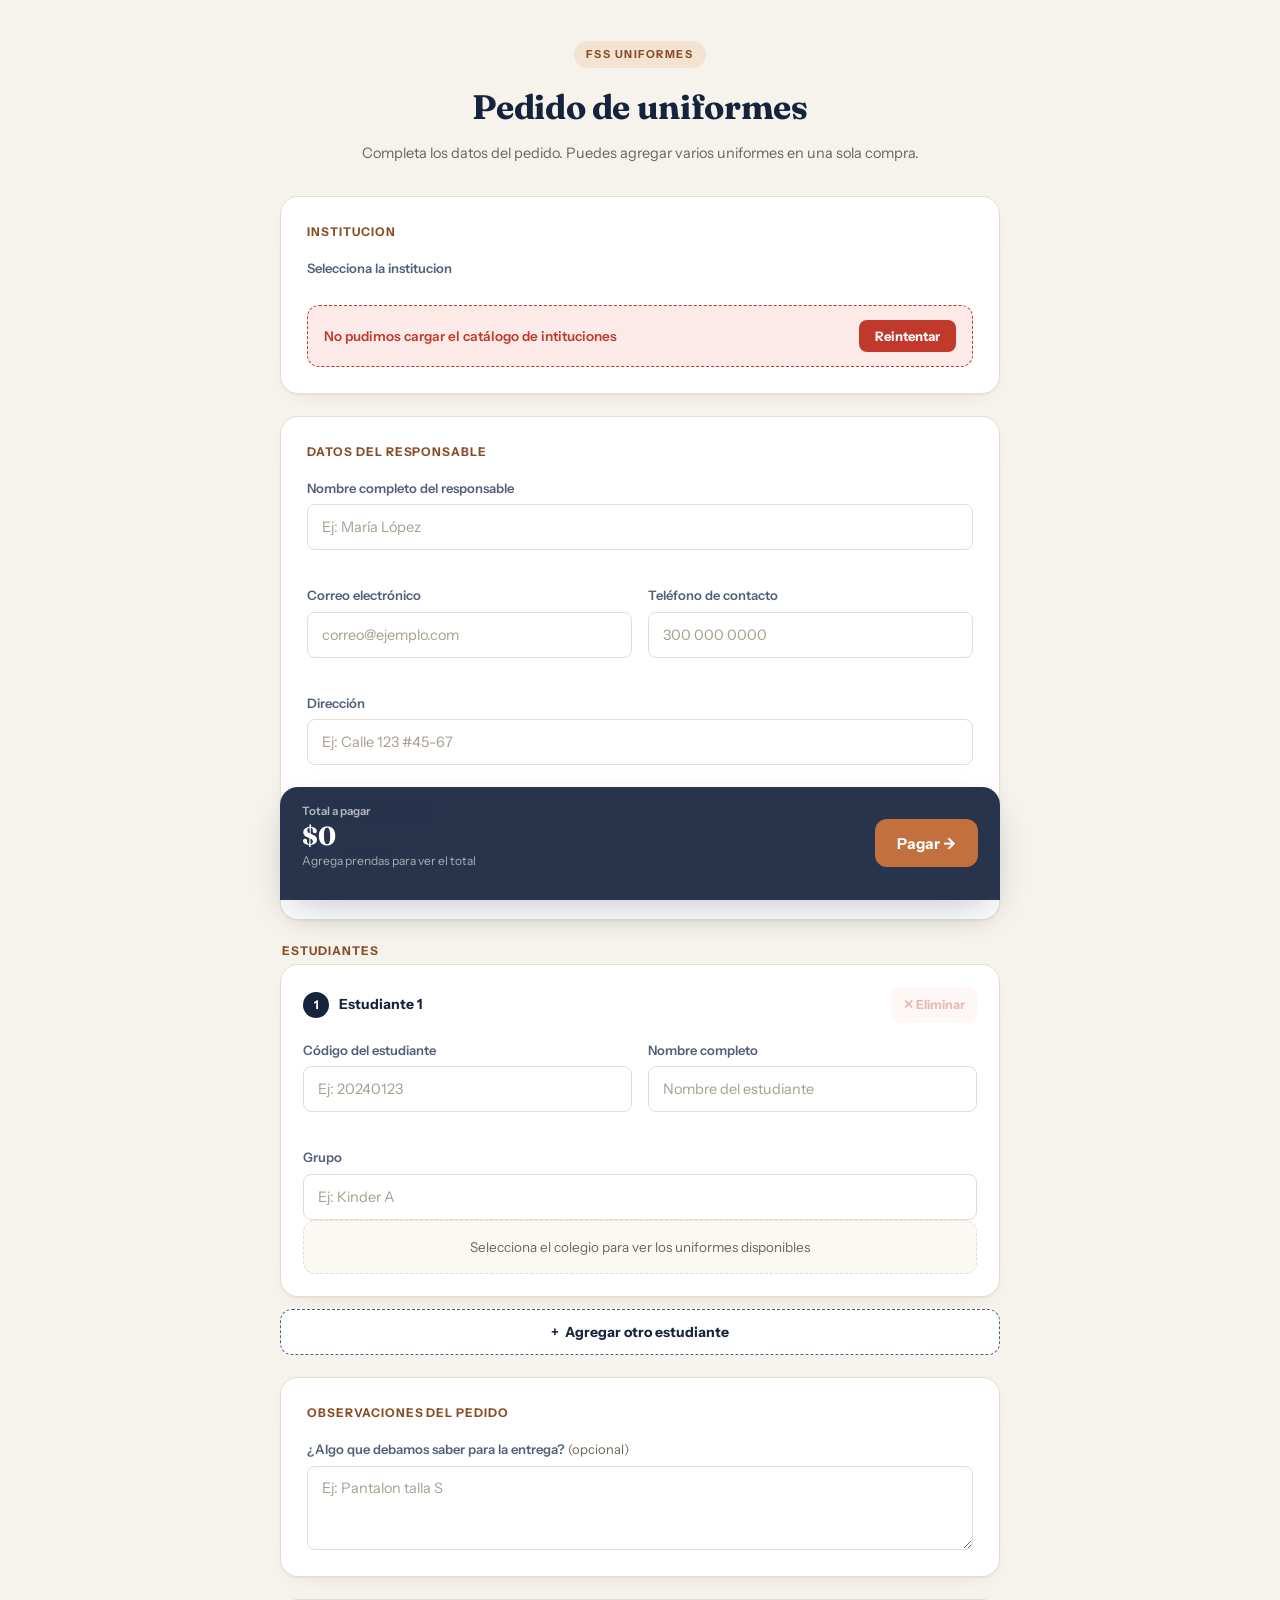
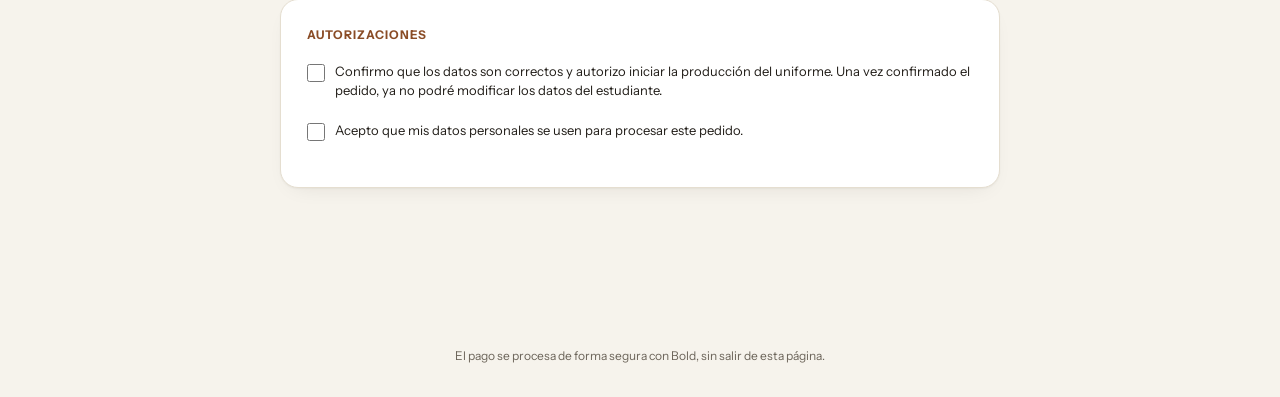
<file: index.html>
<!doctype html>
<html lang="es">
  <head>
    <meta charset="UTF-8" />
    <meta name="viewport" content="width=device-width, initial-scale=1.0" />
    <title>Pedido de Uniformes</title>
    <link rel="preconnect" href="https://fonts.googleapis.com" />
    <link rel="preconnect" href="https://fonts.gstatic.com" crossorigin />
    <link
      href="https://fonts.googleapis.com/css2?family=Fraunces:ital,wght@0,600;0,700;1,500&family=Instrument+Sans:wght@400;500;600;700&display=swap"
      rel="stylesheet"
    />
    <link rel="stylesheet" href="index.css" />
    <!--
      La librería de Bold NO se carga aquí a propósito.
      Se inyecta desde index.js junto con el script del botón: si se carga
      antes, escanea el DOM cuando el botón todavía no existe y nunca lo
      renderiza.
    -->
  </head>
  <body>
    <div class="header">
      <span class="eyebrow">FSS Uniformes</span>
      <h1>Pedido de uniformes</h1>
      <p>
        Completa los datos del pedido. Puedes agregar varios uniformes en
        una sola compra.
      </p>
    </div>

    <form id="form" novalidate>
      <div class="wrap">
        <!-- Selección de colegio -->
        <div class="card">
          <div class="card-title">Institucion</div>
          <div class="fields">
            <div class="field full">
              <label for="colegio">Selecciona la institucion</label>

              <div class="skeleton-select" id="colegio-skeleton"></div>

              <select id="colegio" hidden>
                <option value="" disabled selected>
                  Selecciona la institucion
                </option>
              </select>
              <span class="field-error" id="colegio-error"></span>

              <div class="catalog-error" id="catalog-error" hidden role="alert">
                <p>No pudimos cargar el catálogo de intituciones</p>
                <button type="button" class="btn-retry" id="btn-retry-catalog">
                  Reintentar
                </button>
              </div>
            </div>
          </div>
        </div>

        <!-- Datos del acudiente -->
        <div class="card">
          <div class="card-title">Datos del responsable</div>
          <div class="fields">
            <div class="field full">
              <label for="nombre_padre">Nombre completo del responsable</label>
              <input id="nombre_padre" placeholder="Ej: María López" />
              <span class="field-error"></span>
            </div>
            <div class="field">
              <label for="email">Correo electrónico</label>
              <input id="email" type="email" placeholder="correo@ejemplo.com" />
              <span class="field-error"></span>
            </div>
            <div class="field">
              <label for="telefono">Teléfono de contacto</label>
              <input
                id="telefono"
                type="tel"
                inputmode="numeric"
                placeholder="300 000 0000"
              />
              <span class="field-error"></span>
            </div>
            <div class="field full">
              <label for="direccion">Dirección</label>
              <input
                id="direccion"
                type="text"
                placeholder="Ej: Calle 123 #45-67"
              />
              <span class="field-error"></span>
            </div>
            <div class="field">
              <label for="cedula">Cédula de ciudadanía</label>
              <input
                id="cedula"
                type="text"
                inputmode="numeric"
                pattern="[0-9]*"
                placeholder="1234567890"
              />
              <span class="field-error"></span>
            </div>
          </div>
        </div>

        <!-- Estudiantes -->
        <div>
          <div class="students-header">
            <div class="students-title">Estudiantes</div>
          </div>
          <div class="students-section" id="estudiantes"></div>
          <div style="margin-top: 12px">
            <button type="button" class="btn-add" id="btn-agregar">
              <span aria-hidden="true">+</span> Agregar otro estudiante
            </button>
          </div>
        </div>

        <!-- Observaciones del pedido -->
        <div class="card">
          <div class="card-title">Observaciones del pedido</div>
          <div class="fields">
            <div class="field full">
              <label for="notas_pedido"
                >¿Algo que debamos saber para la entrega?
                <span class="opt">(opcional)</span></label
              >
              <textarea
                id="notas_pedido"
                rows="3"
                placeholder="Ej: Pantalon talla S"
              ></textarea>
            </div>
          </div>
        </div>

        <!-- Autorizaciones -->
        <div class="card">
          <div class="card-title">Autorizaciones</div>
          <div class="fields">
            <div class="field full">
              <label class="check-label">
                <input type="checkbox" id="terminos-produccion" />
                <span
                  >Confirmo que los datos son correctos y autorizo iniciar la
                  producción del uniforme. Una vez confirmado el pedido, ya no
                  podré modificar los datos del estudiante.</span
                >
              </label>
              <label class="check-label">
                <input type="checkbox" id="terminos-datos" />
                <span
                  >Acepto que mis datos personales se usen para procesar este
                  pedido.</span
                >
              </label>
              <span class="field-error" id="autorizaciones-error"></span>
            </div>
          </div>
        </div>
      </div>

      <!-- Total, siempre visible -->
      <div class="total-bar" id="total-bar">
        <div class="total-info">
          <span class="total-label">Total a pagar</span>
          <span class="total-value" id="total-value">$0</span>
          <span class="total-sub" id="total-sub"
            >Agrega prendas para ver el total</span
          >
          <span class="field-error" id="total-error"></span>
        </div>
        <button type="submit" class="btn-submit" id="btn-submit">
          <span class="spinner" id="spinner"></span>
          <span id="btn-texto">Pagar →</span>
        </button>
      </div>
      <p class="submit-error" id="submit-error" aria-live="polite"></p>
      <p class="nota">
        El pago se procesa de forma segura con Bold, sin salir de esta página.
      </p>
    </form>

    <!--
      Contenedor del botón de Bold. Va fuera de pantalla en lugar de
      display:none, porque un elemento oculto puede no renderizarse ni
      recibir el click programático.
    -->
    <div
      id="bold-button-container"
      style="position: absolute; left: -9999px; top: 0"
    ></div>

    <script src="index.js"></script>
  </body>
</html>
</file>
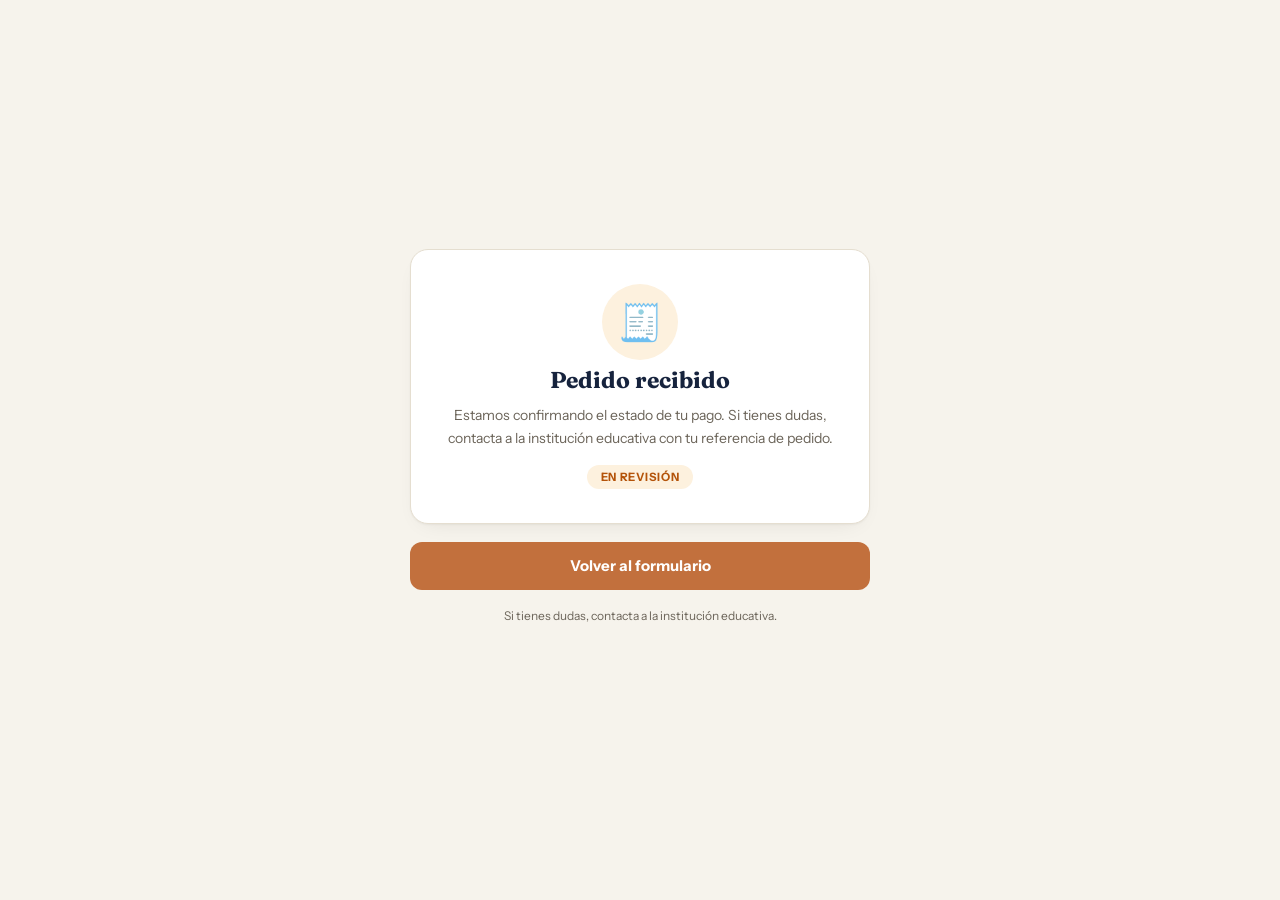
<file: pago-terminado.html>
<!doctype html>
<html lang="es">
  <head>
    <meta charset="UTF-8" />
    <meta name="viewport" content="width=device-width, initial-scale=1.0" />
    <title>Resultado del pago — Uniformes</title>
    <link rel="preconnect" href="https://fonts.googleapis.com" />
    <link rel="preconnect" href="https://fonts.gstatic.com" crossorigin />
    <link
      href="https://fonts.googleapis.com/css2?family=Fraunces:ital,wght@0,600;0,700;1,500&family=Instrument+Sans:wght@400;500;600;700&display=swap"
      rel="stylesheet"
    />
    <style>
      *,
      *::before,
      *::after {
        box-sizing: border-box;
        margin: 0;
        padding: 0;
      }

      :root {
        --font-display: "Fraunces", serif;
        --font-body: "Instrument Sans", sans-serif;

        --navy: #16233d;
        --accent: #c2703d;
        --accent-dark: #8a4c26;
        --accent-soft: #f3e3d3;
        --success: #2f7d5f;
        --success-soft: #e4f1ec;
        --danger: #c0392b;
        --danger-soft: #fbeae7;
        --pending: #b45309;
        --pending-soft: #fdf1de;

        --bg: #f6f3ec;
        --surface: #ffffff;
        --border: #e5ded0;
        --text: #211d18;
        --muted: #6b6459;
      }

      body {
        font-family: var(--font-body);
        background: var(--bg);
        color: var(--text);
        min-height: 100vh;
        display: flex;
        flex-direction: column;
        align-items: center;
        justify-content: center;
        padding: 32px 16px 60px;
      }

      .wrap {
        max-width: 460px;
        width: 100%;
        display: flex;
        flex-direction: column;
        gap: 18px;
      }

      .icon-circle {
        width: 76px;
        height: 76px;
        border-radius: 50%;
        display: flex;
        align-items: center;
        justify-content: center;
        font-size: 36px;
        margin: 0 auto 6px;
      }
      .icon-circle.success {
        background: var(--success-soft);
      }
      .icon-circle.error {
        background: var(--danger-soft);
      }
      .icon-circle.pending {
        background: var(--pending-soft);
      }

      .card {
        background: var(--surface);
        border: 1px solid var(--border);
        border-radius: 18px;
        padding: 34px 26px;
        text-align: center;
        box-shadow: 0 1px 2px rgba(33, 29, 24, 0.04), 0 8px 24px -14px rgba(33, 29, 24, 0.14);
      }

      .card h1 {
        font-family: var(--font-display);
        font-size: 23px;
        font-weight: 700;
        color: var(--navy);
        margin-bottom: 10px;
      }

      .card p {
        font-size: 14px;
        color: var(--muted);
        line-height: 1.6;
      }

      .ref-box {
        background: var(--bg);
        border: 1px solid var(--border);
        border-radius: 10px;
        padding: 12px 16px;
        margin-top: 22px;
        font-size: 13px;
        color: var(--muted);
      }
      .ref-box strong {
        display: block;
        font-size: 15px;
        color: var(--text);
        margin-top: 4px;
        letter-spacing: 0.03em;
      }

      .badge-status {
        display: inline-block;
        padding: 5px 14px;
        border-radius: 999px;
        font-size: 11.5px;
        font-weight: 700;
        letter-spacing: 0.06em;
        text-transform: uppercase;
        margin-top: 16px;
      }
      .badge-status.success {
        background: var(--success-soft);
        color: var(--success);
      }
      .badge-status.error {
        background: var(--danger-soft);
        color: var(--danger);
      }
      .badge-status.pending {
        background: var(--pending-soft);
        color: var(--pending);
      }

      .btn-back {
        display: block;
        text-align: center;
        background: var(--accent);
        color: #fff;
        border: none;
        border-radius: 12px;
        padding: 14px;
        min-height: 48px;
        font-size: 15px;
        font-weight: 700;
        font-family: var(--font-body);
        text-decoration: none;
        transition: background 0.15s;
        display: flex;
        align-items: center;
        justify-content: center;
      }
      .btn-back:hover {
        background: var(--accent-dark);
      }

      .nota {
        text-align: center;
        font-size: 12px;
        color: var(--muted);
      }
    </style>
  </head>
  <body>
    <div class="wrap">
      <div class="card" id="result-card">
        <div class="icon-circle" id="icon"></div>
        <h1 id="titulo"></h1>
        <p id="mensaje"></p>
        <span class="badge-status" id="badge"></span>
        <div class="ref-box" id="ref-box" style="display: none">
          Referencia del pedido
          <strong id="ref-value"></strong>
        </div>
      </div>

      <a href="index.html" class="btn-back">Volver al formulario</a>
      <p class="nota">Si tienes dudas, contacta a la institución educativa.</p>
    </div>

    <script>
      const params = new URLSearchParams(window.location.search);
      // Bold redirige con: ?bold-order-id=...&bold-tx-status=approved
      const status = (params.get("bold-tx-status") || "").toUpperCase();
      const reference = params.get("bold-order-id") || "";

      const icon = document.getElementById("icon");
      const titulo = document.getElementById("titulo");
      const mensaje = document.getElementById("mensaje");
      const badge = document.getElementById("badge");
      const refBox = document.getElementById("ref-box");
      const refVal = document.getElementById("ref-value");

      if (status === "APPROVED") {
        icon.textContent = "✅";
        icon.className = "icon-circle success";
        titulo.textContent = "¡Gracias por tu compra!";
        mensaje.textContent =
          "Tu pago fue procesado exitosamente. Pronto la institución educativa confirmará los detalles de tu pedido.";
        badge.textContent = "Pago aprobado";
        badge.className = "badge-status success";
      } else if (
        status === "REJECTED" ||
        status === "FAILED" ||
        status === "ERROR"
      ) {
        icon.textContent = "❌";
        icon.className = "icon-circle error";
        titulo.textContent = "El pago no fue completado";
        mensaje.textContent =
          "Tu transacción fue rechazada o cancelada. Puedes intentarlo de nuevo con otro método de pago.";
        badge.textContent = "Pago rechazado";
        badge.className = "badge-status error";
      } else if (status === "PENDING") {
        icon.textContent = "⏳";
        icon.className = "icon-circle pending";
        titulo.textContent = "Pago en proceso";
        mensaje.textContent =
          "Tu pago está siendo verificado (algunos métodos, como PSE, tardan unos minutos). Guarda tu referencia por si necesitas consultar el estado.";
        badge.textContent = "Pendiente";
        badge.className = "badge-status pending";
      } else {
        icon.textContent = "🧾";
        icon.className = "icon-circle pending";
        titulo.textContent = "Pedido recibido";
        mensaje.textContent =
          "Estamos confirmando el estado de tu pago. Si tienes dudas, contacta a la institución educativa con tu referencia de pedido.";
        badge.textContent = "En revisión";
        badge.className = "badge-status pending";
      }

      if (reference) {
        refBox.style.display = "block";
        refVal.textContent = reference;
      }
    </script>
  </body>
</html>
</file>
<file: index.css>
*,
*::before,
*::after {
  box-sizing: border-box;
  margin: 0;
  padding: 0;
}

/* Varios componentes fijan su propio `display` (flex/grid); sin esto esas
   reglas ganan sobre el `display:none` nativo de [hidden] y el elemento
   se muestra igual. */
[hidden] {
  display: none !important;
}

:root {
  --font-display: "Fraunces", serif;
  --font-body: "Instrument Sans", sans-serif;

  --navy: #16233d;
  --navy-soft: #52607c;
  --accent: #c2703d;
  --accent-dark: #8a4c26;
  --accent-soft: #f3e3d3;
  --success: #2f7d5f;
  --success-soft: #e4f1ec;
  --danger: #c0392b;
  --danger-soft: #fbeae7;

  --bg: #f6f3ec;
  --surface: #ffffff;
  --surface-alt: #fbf9f4;
  --border: #e5ded0;
  --border-soft: #efe9dd;
  --text: #211d18;
  --muted: #6b6459;

  --radius-lg: 18px;
  --radius-md: 12px;
  --radius-sm: 8px;
  --shadow-card: 0 1px 2px rgba(33, 29, 24, 0.04), 0 8px 24px -14px rgba(33, 29, 24, 0.14);
  --shadow-float: 0 16px 40px -12px rgba(22, 35, 61, 0.28);
}

html {
  -webkit-text-size-adjust: 100%;
}

body {
  font-family: var(--font-body);
  background: var(--bg);
  color: var(--text);
  min-height: 100vh;
  padding: 40px 16px 32px;
  line-height: 1.5;
}

/* ── Encabezado ─────────────────────────────────────────────────── */
.header {
  text-align: center;
  max-width: 560px;
  margin: 0 auto 32px;
}
.eyebrow {
  display: inline-block;
  font-size: 11px;
  font-weight: 700;
  letter-spacing: 0.14em;
  text-transform: uppercase;
  color: var(--accent-dark);
  background: var(--accent-soft);
  padding: 5px 12px;
  border-radius: 999px;
  margin-bottom: 14px;
}
.header h1 {
  font-family: var(--font-display);
  font-size: 34px;
  font-weight: 700;
  color: var(--navy);
  letter-spacing: -0.01em;
  margin-bottom: 10px;
}
.header p {
  font-size: 14.5px;
  color: var(--muted);
}

.wrap {
  max-width: 720px;
  margin: 0 auto;
  display: flex;
  flex-direction: column;
  gap: 22px;
  padding-bottom: 28px;
}

/* ── Tarjetas base ──────────────────────────────────────────────── */
.card {
  background: var(--surface);
  border: 1px solid var(--border);
  border-radius: var(--radius-lg);
  padding: 26px;
  box-shadow: var(--shadow-card);
}
.card-title {
  font-size: 12px;
  font-weight: 700;
  letter-spacing: 0.08em;
  text-transform: uppercase;
  color: var(--accent-dark);
  margin-bottom: 18px;
}

.fields {
  display: grid;
  grid-template-columns: 1fr 1fr;
  gap: 16px;
}
.field {
  display: flex;
  flex-direction: column;
  gap: 6px;
}
.field.full {
  grid-column: 1 / -1;
}

label {
  font-size: 13px;
  font-weight: 600;
  color: var(--navy-soft);
}
.opt {
  font-weight: 400;
  color: var(--muted);
}

input,
select,
textarea {
  min-height: 46px;
  border: 1.5px solid var(--border);
  border-radius: var(--radius-sm);
  padding: 0 14px;
  font-family: var(--font-body);
  font-size: 14.5px;
  color: var(--text);
  background: #fff;
  transition: border-color 0.15s, box-shadow 0.15s;
  outline: none;
}
textarea {
  padding: 12px 14px;
  min-height: 84px;
  resize: vertical;
}
input::placeholder,
textarea::placeholder {
  color: #a79f8f;
}
input:focus,
select:focus,
textarea:focus {
  border-color: var(--accent);
  box-shadow: 0 0 0 3px rgba(194, 112, 61, 0.16);
}
select:disabled {
  background: var(--surface-alt);
  color: #b3ab9c;
  cursor: not-allowed;
}
input.invalid,
select.invalid {
  border-color: var(--danger);
}
input.invalid:focus,
select.invalid:focus {
  box-shadow: 0 0 0 3px rgba(192, 57, 43, 0.14);
}

.field-error {
  font-size: 12px;
  font-weight: 600;
  color: var(--danger);
  min-height: 14px;
}

/* ── Skeleton de carga ──────────────────────────────────────────── */
.skeleton-select {
  height: 46px;
  border-radius: var(--radius-sm);
  background: linear-gradient(
    100deg,
    var(--border-soft) 30%,
    #fff 50%,
    var(--border-soft) 70%
  );
  background-size: 200% 100%;
  animation: shimmer 1.3s ease-in-out infinite;
}
@keyframes shimmer {
  0% {
    background-position: 200% 0;
  }
  100% {
    background-position: -200% 0;
  }
}

.catalog-error {
  border: 1.5px dashed var(--danger);
  background: var(--danger-soft);
  border-radius: var(--radius-md);
  padding: 14px 16px;
  display: flex;
  align-items: center;
  justify-content: space-between;
  gap: 12px;
  flex-wrap: wrap;
}
.catalog-error p {
  font-size: 13.5px;
  color: var(--danger);
  font-weight: 600;
}
.btn-retry {
  background: var(--danger);
  color: #fff;
  border: none;
  border-radius: var(--radius-sm);
  padding: 8px 16px;
  font-size: 13px;
  font-weight: 700;
  font-family: var(--font-body);
  cursor: pointer;
  transition: background 0.15s;
  white-space: nowrap;
}
.btn-retry:hover {
  background: #a3301f;
}

/* ── Estudiantes ────────────────────────────────────────────────── */
.students-header {
  display: flex;
  align-items: center;
  justify-content: space-between;
  margin-bottom: 4px;
  padding: 0 2px;
}
.students-title {
  font-size: 12px;
  font-weight: 700;
  letter-spacing: 0.08em;
  text-transform: uppercase;
  color: var(--accent-dark);
}

.students-section {
  display: flex;
  flex-direction: column;
  gap: 14px;
}

.student-card {
  background: var(--surface);
  border: 1px solid var(--border);
  border-radius: var(--radius-lg);
  padding: 22px;
  box-shadow: var(--shadow-card);
  animation: slideIn 0.25s ease;
}
.student-card.removing {
  animation: slideOut 0.2s ease forwards;
}
@keyframes slideIn {
  from {
    opacity: 0;
    transform: translateY(-10px);
  }
  to {
    opacity: 1;
    transform: translateY(0);
  }
}
@keyframes slideOut {
  from {
    opacity: 1;
    transform: translateY(0);
  }
  to {
    opacity: 0;
    transform: translateY(-8px);
  }
}

.student-header {
  display: flex;
  align-items: center;
  justify-content: space-between;
  margin-bottom: 18px;
  gap: 12px;
}
.student-num {
  display: flex;
  align-items: center;
  gap: 10px;
}
.badge {
  width: 26px;
  height: 26px;
  flex-shrink: 0;
  border-radius: 50%;
  background: var(--navy);
  color: #fff;
  font-size: 12px;
  font-weight: 700;
  display: flex;
  align-items: center;
  justify-content: center;
}
.student-label {
  font-size: 14px;
  font-weight: 700;
  color: var(--navy);
}

.btn-remove {
  background: var(--danger-soft);
  color: var(--danger);
  border: none;
  border-radius: var(--radius-sm);
  padding: 8px 12px;
  min-height: 36px;
  font-size: 12.5px;
  font-weight: 700;
  cursor: pointer;
  font-family: var(--font-body);
  transition: background 0.15s;
  flex-shrink: 0;
}
.btn-remove:hover:not(:disabled) {
  background: #f6cdc7;
}
.btn-remove:disabled {
  opacity: 0.35;
  cursor: default;
}

.card-error {
  background: var(--danger-soft);
  color: var(--danger);
  font-size: 13px;
  font-weight: 600;
  border-radius: var(--radius-sm);
  padding: 10px 14px;
  margin-bottom: 16px;
  animation: slideIn 0.2s ease;
}

/* ── Grupos ─────────────────────────────────────────────────────── */
.grupos-empty {
  border: 1.5px dashed var(--border);
  border-radius: var(--radius-md);
  padding: 16px;
  text-align: center;
  font-size: 13.5px;
  color: var(--muted);
  background: var(--surface-alt);
}

.grupos-list {
  display: flex;
  flex-direction: column;
  gap: 14px;
}

.grupo-card {
  background: var(--surface-alt);
  border: 1.5px solid var(--border-soft);
  border-radius: var(--radius-md);
  padding: 16px;
  animation: slideIn 0.2s ease;
}
.grupo-card.removing {
  animation: slideOut 0.18s ease forwards;
}

.grupo-header {
  display: flex;
  align-items: center;
  justify-content: space-between;
  gap: 10px;
  margin-bottom: 14px;
  flex-wrap: wrap;
}
.grupo-title {
  font-size: 14.5px;
  font-weight: 700;
  color: var(--navy);
}
.grupo-header-right {
  display: flex;
  align-items: center;
  gap: 8px;
}
.talla-general {
  min-height: 38px;
  height: 38px;
  min-width: 92px;
  font-size: 13px;
  padding: 0 10px;
}
.btn-remove-grupo {
  width: 30px;
  height: 30px;
  flex-shrink: 0;
  border: none;
  border-radius: 50%;
  background: var(--danger-soft);
  color: var(--danger);
  font-size: 13px;
  cursor: pointer;
  transition: background 0.15s;
}
.btn-remove-grupo:hover {
  background: #f6cdc7;
}

.prendas-list {
  display: flex;
  flex-direction: column;
  gap: 10px;
}
.prenda-row {
  display: grid;
  grid-template-columns: 1fr auto auto;
  align-items: center;
  gap: 8px;
}
.prenda-nombre {
  font-size: 13.5px;
  font-weight: 600;
  color: var(--text);
}
.prenda-row select {
  min-height: 40px;
  height: 40px;
  font-size: 13.5px;
  min-width: 0;
}
.btn-nota-toggle {
  width: 40px;
  height: 40px;
  flex-shrink: 0;
  border: 1.5px solid var(--border);
  border-radius: var(--radius-sm);
  background: #fff;
  font-size: 15px;
  cursor: pointer;
  transition: border-color 0.15s, background 0.15s;
}
.btn-nota-toggle:hover {
  border-color: var(--accent);
  background: var(--accent-soft);
}
.nota-input {
  grid-column: 1 / -1;
  min-height: 40px;
  height: 40px;
  font-size: 13.5px;
  animation: slideIn 0.15s ease;
}

/* ── Agregar grupo ──────────────────────────────────────────────── */
.add-grupo-wrap {
  position: relative;
  margin-top: 14px;
}
.btn-add-grupo {
  background: var(--accent-soft);
  color: var(--accent-dark);
  border: 1.5px dashed var(--accent);
  border-radius: var(--radius-md);
  padding: 11px;
  font-size: 13.5px;
  font-weight: 700;
  font-family: var(--font-body);
  cursor: pointer;
  width: 100%;
  min-height: 44px;
  transition: background 0.15s;
}
.btn-add-grupo:hover {
  background: #eed7c0;
}

.add-grupo-menu {
  position: absolute;
  z-index: 20;
  top: calc(100% + 6px);
  left: 0;
  right: 0;
  background: #fff;
  border: 1px solid var(--border);
  border-radius: var(--radius-md);
  box-shadow: var(--shadow-float);
  padding: 6px;
  display: flex;
  flex-direction: column;
  gap: 2px;
  max-height: 220px;
  overflow-y: auto;
}
.add-grupo-item {
  text-align: left;
  background: none;
  border: none;
  border-radius: var(--radius-sm);
  padding: 10px 12px;
  min-height: 40px;
  font-size: 13.5px;
  font-weight: 600;
  font-family: var(--font-body);
  color: var(--text);
  cursor: pointer;
  transition: background 0.12s;
}
.add-grupo-item:hover {
  background: var(--accent-soft);
  color: var(--accent-dark);
}

/* ── Agregar estudiante ─────────────────────────────────────────── */
.btn-add {
  background: var(--surface);
  color: var(--navy);
  border: 1.5px dashed var(--navy-soft);
  border-radius: var(--radius-md);
  padding: 13px;
  font-size: 14px;
  font-weight: 700;
  font-family: var(--font-body);
  cursor: pointer;
  width: 100%;
  min-height: 46px;
  transition: background 0.15s, border-color 0.15s;
  display: flex;
  align-items: center;
  justify-content: center;
  gap: 6px;
}
.btn-add:hover {
  background: var(--surface-alt);
  border-color: var(--navy);
}

/* ── Autorizaciones ─────────────────────────────────────────────── */
.check-label {
  display: flex;
  gap: 10px;
  align-items: flex-start;
  font-size: 13px;
  font-weight: 400;
  color: var(--text);
  line-height: 1.5;
}
.check-label + .check-label {
  margin-top: 14px;
}
.check-label input {
  min-height: auto;
  width: 18px;
  height: 18px;
  flex-shrink: 0;
  margin-top: 2px;
  accent-color: var(--accent);
}

/* ── Total sticky ───────────────────────────────────────────────── */
.total-bar {
  position: sticky;
  bottom: 0;
  z-index: 30;
  max-width: 720px;
  margin: 8px auto 0;
  background: rgba(22, 35, 61, 0.92);
  backdrop-filter: blur(10px);
  -webkit-backdrop-filter: blur(10px);
  border-radius: var(--radius-lg) var(--radius-lg) 0 0;
  padding: 16px 22px;
  display: flex;
  align-items: center;
  justify-content: space-between;
  gap: 16px;
  box-shadow: var(--shadow-float);
}
.total-bar.invalid {
  box-shadow: var(--shadow-float), 0 0 0 2px var(--danger);
}
.total-info {
  display: flex;
  flex-direction: column;
  min-width: 0;
}
.total-label {
  font-size: 11.5px;
  font-weight: 600;
  color: rgba(255, 255, 255, 0.65);
}
.total-value {
  font-family: var(--font-display);
  font-size: 26px;
  font-weight: 700;
  color: #fff;
  line-height: 1.25;
}
.total-value.pulse {
  animation: pulse 0.35s ease;
}
@keyframes pulse {
  0% {
    transform: scale(1);
  }
  40% {
    transform: scale(1.06);
    color: var(--accent);
  }
  100% {
    transform: scale(1);
  }
}
.total-sub {
  font-size: 12px;
  color: rgba(255, 255, 255, 0.6);
}
.total-bar #total-error {
  color: #ffb4a8;
}

.btn-submit {
  background: var(--accent);
  color: #fff;
  border: none;
  border-radius: var(--radius-md);
  padding: 14px 22px;
  min-height: 48px;
  font-size: 15px;
  font-weight: 700;
  font-family: var(--font-body);
  cursor: pointer;
  flex-shrink: 0;
  transition: background 0.15s, transform 0.1s;
  display: flex;
  align-items: center;
  justify-content: center;
  gap: 8px;
}
.btn-submit:hover:not(:disabled) {
  background: var(--accent-dark);
}
.btn-submit:active:not(:disabled) {
  transform: scale(0.98);
}
.btn-submit:disabled {
  background: #8a93a3;
  cursor: not-allowed;
  transform: none;
}

.submit-error {
  max-width: 720px;
  margin: 10px auto 0;
  text-align: center;
  font-size: 13px;
  font-weight: 600;
  color: var(--danger);
}

.nota {
  text-align: center;
  font-size: 12px;
  color: var(--muted);
  margin: 10px auto 0;
  max-width: 720px;
}

.spinner {
  width: 18px;
  height: 18px;
  border: 2px solid rgba(255, 255, 255, 0.35);
  border-top-color: #fff;
  border-radius: 50%;
  display: none;
}
.spinner.active {
  display: block;
  animation: spin 0.6s linear infinite;
}
@keyframes spin {
  to {
    transform: rotate(360deg);
  }
}

#form.is-loading .card,
#form.is-loading .students-section {
  opacity: 0.55;
  pointer-events: none;
}

/* ── Responsivo ─────────────────────────────────────────────────── */
@media (max-width: 767px) {
  .prenda-row {
    grid-template-columns: 1fr auto;
    row-gap: 8px;
  }
  .prenda-nombre {
    grid-column: 1 / -1;
  }
}

@media (max-width: 479px) {
  .fields {
    grid-template-columns: 1fr;
  }
  .field.full {
    grid-column: 1;
  }
  .header h1 {
    font-size: 27px;
  }
  .card,
  .student-card {
    padding: 18px;
    border-radius: var(--radius-md);
  }
  .total-bar {
    flex-wrap: wrap;
    padding: 14px 16px;
    border-radius: var(--radius-md) var(--radius-md) 0 0;
  }
  .btn-submit {
    width: 100%;
  }
  .total-value {
    font-size: 22px;
  }
}
</file>
